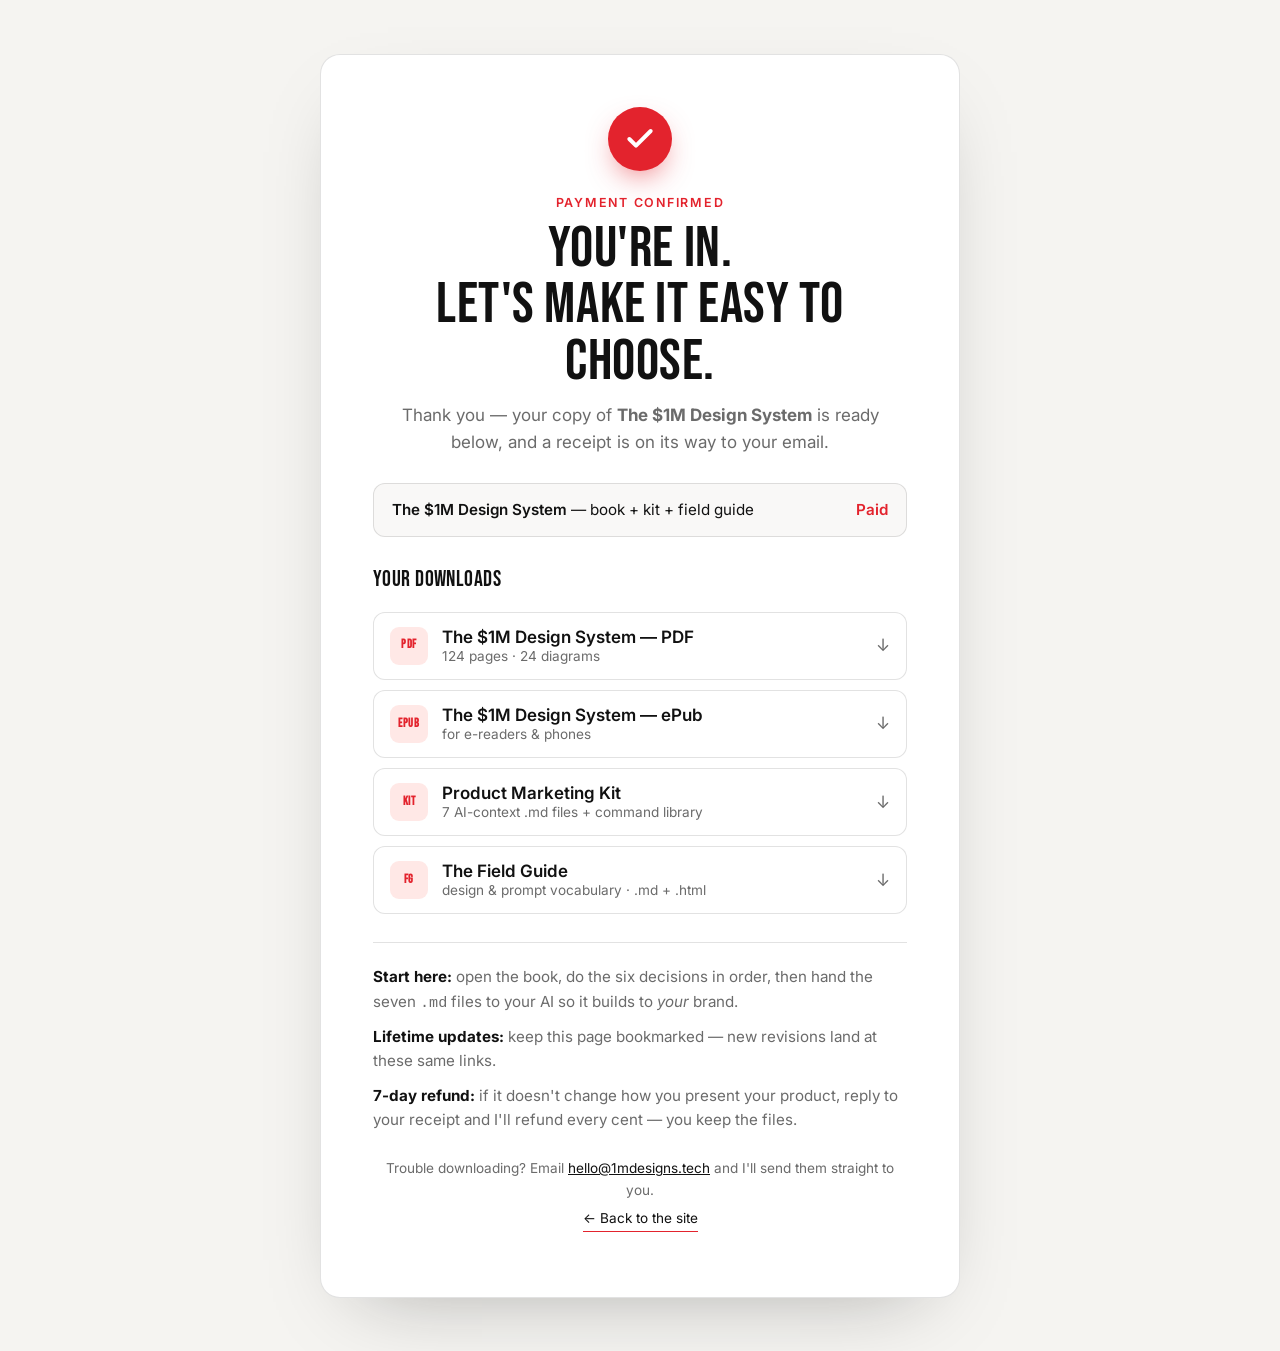
<file: thanks.html>
<!doctype html>
<html lang="en">
<head>
<meta charset="utf-8" />
<meta name="viewport" content="width=device-width, initial-scale=1" />
<meta name="robots" content="noindex" />
<title>You're in — THE $1M DESIGN SYSTEM</title>
<!-- Meta Pixel + Purchase event — INERT until you paste the SAME Pixel ID as index.html. -->
<script>
  window.META_PIXEL_ID = "1406204688022195"; /* Meta Pixel — The Marketer School */
  if (window.META_PIXEL_ID) {
    !function(f,b,e,v,n,t,s){if(f.fbq)return;n=f.fbq=function(){n.callMethod?n.callMethod.apply(n,arguments):n.queue.push(arguments)};if(!f._fbq)f._fbq=n;n.push=n;n.loaded=!0;n.version='2.0';n.queue=[];t=b.createElement(e);t.async=!0;t.src=v;s=b.getElementsByTagName(e)[0];s.parentNode.insertBefore(t,s)}(window,document,'script','https://connect.facebook.net/en_US/fbevents.js');
    fbq('init', window.META_PIXEL_ID);
    fbq('track', 'PageView');
    fbq('track', 'Purchase', {value: 9.99, currency: 'USD'}); /* matches the $9.99 price */
  }
</script>
<link rel="preconnect" href="https://fonts.googleapis.com" />
<link rel="preconnect" href="https://fonts.gstatic.com" crossorigin />
<link href="https://fonts.googleapis.com/css2?family=Bebas+Neue&family=Inter:wght@400;500;600&display=swap" rel="stylesheet" />
<style>
  :root{
    --bg:#F5F4F1; --fg:#111111; --muted:#6b6b6b; --accent:#E3232D;
    --border:color-mix(in oklab,#111 12%,transparent); --card:#fff;
  }
  *{box-sizing:border-box}
  html,body{margin:0}
  body{
    background:var(--bg); color:var(--fg);
    font-family:Inter,system-ui,sans-serif; font-size:17px; line-height:1.6;
    -webkit-font-smoothing:antialiased; min-height:100vh;
    display:flex; align-items:center; justify-content:center; padding:6vh 20px;
  }
  .card{
    width:100%; max-width:640px; background:var(--card);
    border:1px solid var(--border); border-radius:20px;
    padding:clamp(28px,5vw,52px); box-shadow:0 30px 80px -40px rgba(17,17,17,.35);
  }
  .check{
    width:64px;height:64px;border-radius:50%;
    background:var(--accent); color:#fff; display:grid;place-items:center;
    margin:0 auto 22px; box-shadow:0 12px 30px -10px color-mix(in oklab,var(--accent) 70%,transparent);
  }
  .check svg{width:32px;height:32px}
  .eyebrow{
    text-align:center; color:var(--accent); font-weight:600;
    letter-spacing:.14em; text-transform:uppercase; font-size:.78rem; margin:0 0 8px;
  }
  h1{
    font-family:"Bebas Neue",sans-serif; font-weight:400;
    font-size:clamp(2.4rem,7vw,3.6rem); line-height:.98; letter-spacing:.01em;
    text-align:center; margin:0 0 12px; text-transform:uppercase;
  }
  .sub{text-align:center; color:var(--muted); margin:0 auto 26px; max-width:44ch}
  .order{
    display:flex; justify-content:space-between; align-items:center;
    border:1px solid var(--border); border-radius:12px; padding:14px 18px;
    background:color-mix(in oklab,var(--bg) 60%,#fff); margin-bottom:26px; font-size:.95rem;
  }
  .order b{font-weight:600}
  .order .paid{color:var(--accent); font-weight:600}
  h2.dl-title{
    font-family:"Bebas Neue",sans-serif; font-weight:400; letter-spacing:.02em;
    text-transform:uppercase; font-size:1.35rem; margin:0 0 14px;
  }
  .downloads{list-style:none; margin:0 0 28px; padding:0; display:grid; gap:10px}
  .downloads a{
    display:flex; align-items:center; gap:14px; text-decoration:none; color:var(--fg);
    border:1px solid var(--border); border-radius:12px; padding:14px 16px;
    background:#fff; transition:border-color .2s, transform .2s, box-shadow .2s;
  }
  .downloads a:hover{border-color:var(--accent); transform:translateY(-1px); box-shadow:0 10px 24px -18px rgba(17,17,17,.5)}
  .downloads .ico{
    width:38px;height:38px;flex:0 0 38px;border-radius:9px;display:grid;place-items:center;
    background:color-mix(in oklab,var(--accent) 12%,#fff); color:var(--accent); font-weight:600; font-size:.72rem;
    font-family:"Bebas Neue",sans-serif; letter-spacing:.05em;
  }
  .downloads .meta{display:flex;flex-direction:column;line-height:1.25}
  .downloads .meta b{font-weight:600}
  .downloads .meta span{color:var(--muted); font-size:.85rem}
  .downloads .arrow{margin-left:auto; color:var(--muted)}
  .next{border-top:1px solid var(--border); padding-top:22px; margin-bottom:8px}
  .next p{margin:0 0 10px; color:var(--muted); font-size:.95rem}
  .next b{color:var(--fg)}
  .foot{text-align:center; color:var(--muted); font-size:.85rem; margin-top:26px}
  .foot a{color:var(--fg)}
  .home{
    display:inline-block; margin-top:6px; text-decoration:none; color:var(--fg);
    border-bottom:1px solid var(--accent); padding-bottom:1px;
  }
</style>
</head>
<body>
  <main class="card">
    <div class="check" aria-hidden="true">
      <svg viewBox="0 0 24 24" fill="none" stroke="currentColor" stroke-width="3" stroke-linecap="round" stroke-linejoin="round"><path d="M20 6 9 17l-5-5"/></svg>
    </div>

    <p class="eyebrow">Payment confirmed</p>
    <h1>You're in.<br>Let's make it easy to choose.</h1>
    <p class="sub">Thank you — your copy of <b>The $1M Design System</b> is ready below, and a receipt is on its way to your email.</p>

    <div class="order">
      <span><b>The $1M Design System</b> — book + kit + field guide</span>
      <span class="paid">Paid</span>
    </div>

    <h2 class="dl-title">Your downloads</h2>
    <!-- Drop the real files in  site/assets/downloads/  and keep these paths,
         or replace each href with a hosted/signed URL. -->
    <ul class="downloads">
      <li><a href="assets/downloads/the-1m-design-system.pdf" download>
        <span class="ico">PDF</span>
        <span class="meta"><b>The $1M Design System — PDF</b><span>124 pages · 24 diagrams</span></span>
        <span class="arrow">↓</span></a></li>
      <li><a href="assets/downloads/the-1m-design-system.epub" download>
        <span class="ico">EPUB</span>
        <span class="meta"><b>The $1M Design System — ePub</b><span>for e-readers &amp; phones</span></span>
        <span class="arrow">↓</span></a></li>
      <li><a href="assets/downloads/product-marketing-kit.zip" download>
        <span class="ico">KIT</span>
        <span class="meta"><b>Product Marketing Kit</b><span>7 AI-context .md files + command library</span></span>
        <span class="arrow">↓</span></a></li>
      <li><a href="assets/downloads/field-guide.zip" download>
        <span class="ico">FG</span>
        <span class="meta"><b>The Field Guide</b><span>design &amp; prompt vocabulary · .md + .html</span></span>
        <span class="arrow">↓</span></a></li>
    </ul>

    <div class="next">
      <p><b>Start here:</b> open the book, do the six decisions in order, then hand the seven <code>.md</code> files to your AI so it builds to <em>your</em> brand.</p>
      <p><b>Lifetime updates:</b> keep this page bookmarked — new revisions land at these same links.</p>
      <p><b>7-day refund:</b> if it doesn't change how you present your product, reply to your receipt and I'll refund every cent — you keep the files.</p>
    </div>

    <p class="foot">
      Trouble downloading? Email <a href="mailto:hello@1mdesigns.tech">hello@1mdesigns.tech</a> and I'll send them straight to you.<br>
      <a class="home" href="index.html">← Back to the site</a>
    </p>
  </main>
</body>
</html>
</file>
